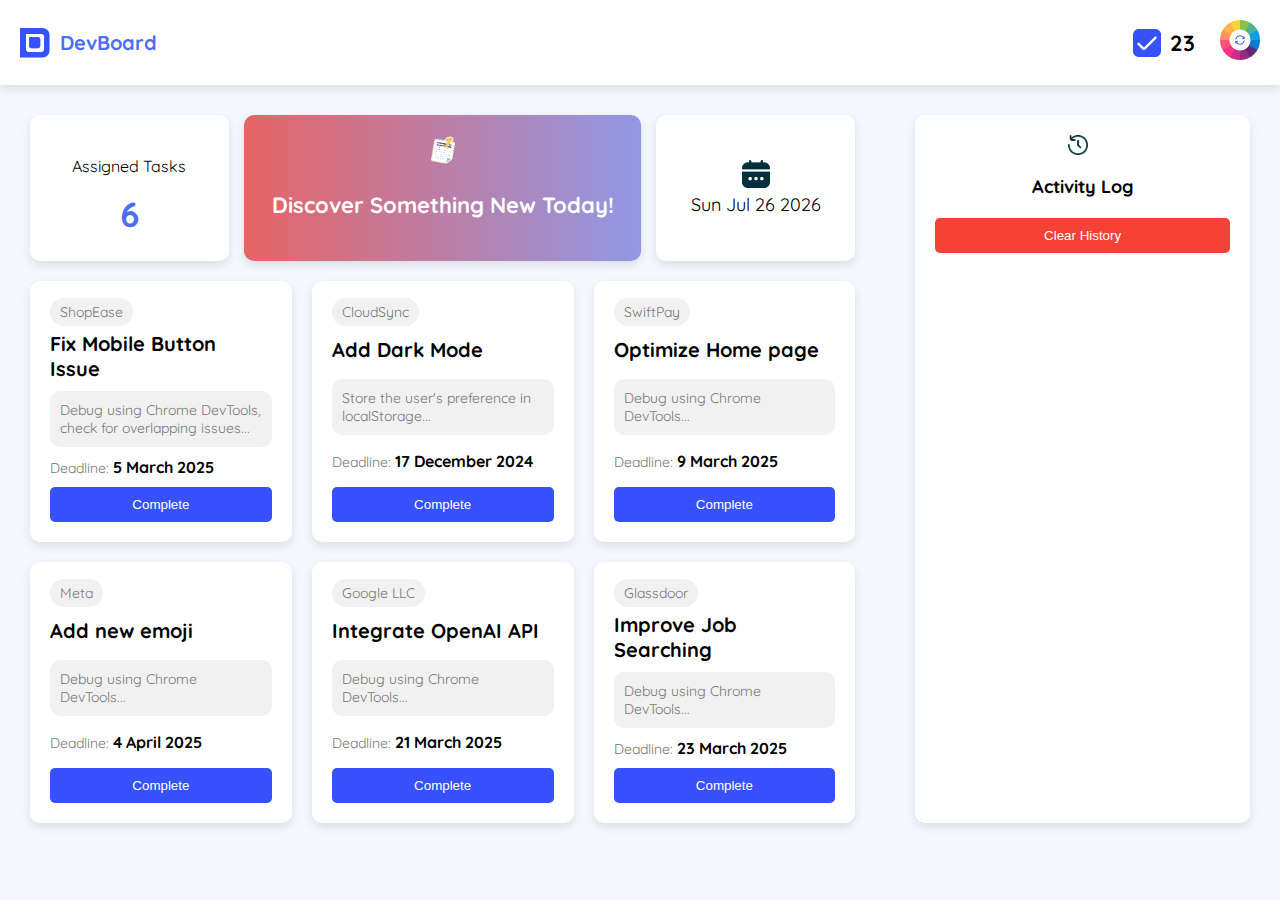
<file: index.html>
<!DOCTYPE html>
<html lang="en">
<head>
    <meta charset="UTF-8">
    <meta name="viewport" content="width=device-width, initial-scale=1.0">
    <title>DevBoard</title>
    <link rel="stylesheet" href="style.css">
    <link rel="preconnect" href="https://fonts.googleapis.com">
    <link rel="preconnect" href="https://fonts.gstatic.com" crossorigin>
    <link href="https://fonts.googleapis.com/css2?family=Dongle&family=Quicksand:wght@300..700&display=swap" rel="stylesheet">
</head>
<body>

<header>
    <div class="header-left">
        <img src="assets/logo.png" alt="DevBoard Logo">
        <span>DevBoard</span>
    </div>
    <div class="header-right">
        <div class="completed-task">
            <img src="assets/checkbox.png"> <span id="completed-tasks" class="task-count">23</span>
        </div>
        <button class="color-panel-btn" onclick="changeColor()"><img src="assets/theme-btn.png"></button>
    </div>
</header>

<div class="board-main">
    <div class="board-container">
        <div class="board-header">
            <div class="board-stats">
                <p>Assigned Tasks</p>
                <span id="task-assigned">6</span>
            </div>
            <div class="board-banner" onclick="location.href='blog.html';" style="cursor: pointer;">
                <img src="assets/board.png">
                <h3>Discover Something New Today!</h3>
            </div>
            </a>
            <div class="board-date">
                <img src="assets/calender.png">
                <span id="current-date"></span>
            </div>
        </div>

        <div class="task-cards">
            <div class="task-card" id="task1">
                <div class="company-name">
                    <span>ShopEase</span>
                </div>
                <div class="task-name">Fix Mobile Button Issue</div>
                <div class="task-description">Debug using Chrome DevTools, check for overlapping issues...</div>
                <div class="deadline">Deadline: <span>5 March 2025</span></div>
                <button class="complete-btn" onclick="completeTask('task1', 'Fix Mobile Button Issue')">Complete</button>
            </div>
            <div class="task-card" id="task2">
                <div class="company-name">
                    <span>CloudSync</span>
                </div>
                <div class="task-name">Add Dark Mode</div>
                <div class="task-description">Store the user's preference in localStorage...</div>
                <div class="deadline">Deadline: <span>17 December 2024</span></div>
                <button class="complete-btn" onclick="completeTask('task2', 'Add Dark Mode')">Complete</button>
            </div>
            <div class="task-card" id="task3">
                <div class="company-name">
                    <span>SwiftPay</span>
                </div>
                <div class="task-name">Optimize Home page</div>
                <div class="task-description">Debug using Chrome DevTools...</div>
                <div class="deadline">Deadline: <span>9 March 2025</span></div>
                <button class="complete-btn" onclick="completeTask('task3', 'Optimize Home page')">Complete</button>
            </div>
            <div class="task-card" id="task4">
                <div class="company-name">
                    <span>Meta</span>
                </div>
                <div class="task-name">Add new emoji</div>
                <div class="task-description">Debug using Chrome DevTools...</div>
                <div class="deadline">Deadline: <span>4 April 2025</span></div>
                <button class="complete-btn" onclick="completeTask('task4', 'Add new emoji')">Complete</button>
            </div>
            <div class="task-card" id="task5">
                <div class="company-name">
                    <span>Google LLC</span>
                </div>
                <div class="task-name">Integrate OpenAI API</div>
                <div class="task-description">Debug using Chrome DevTools...</div>
                <div class="deadline">Deadline: <span>21 March 2025</span></div>
                <button class="complete-btn" onclick="completeTask('task5', 'Integrate OpenAI API')">Complete</button>
            </div>
            <div class="task-card" id="task6">
                <div class="company-name">
                    <span>Glassdoor</span>
                </div>
                <div class="task-name">Improve Job Searching</div>
                <div class="task-description">Debug using Chrome DevTools...</div>
                <div class="deadline">Deadline: <span>23 March 2025</span></div>
                <button class="complete-btn" onclick="completeTask('task6', 'Improve Job Searching')">Complete</button>
            </div>
        </div>
    </div>

    <!-- Activity Log Section -->
    <div class="activity-log">
        <div class="activity-header">
            <img src="assets/activity.png" alt="Activity Icon">
            <span>Activity Log</span>
            <button onclick="clearHistory()">Clear History</button>
        </div>
        <div id="activity-log"></div>
    </div>
</div>

<script src="script.js"></script>
</body>
</html>
</file>
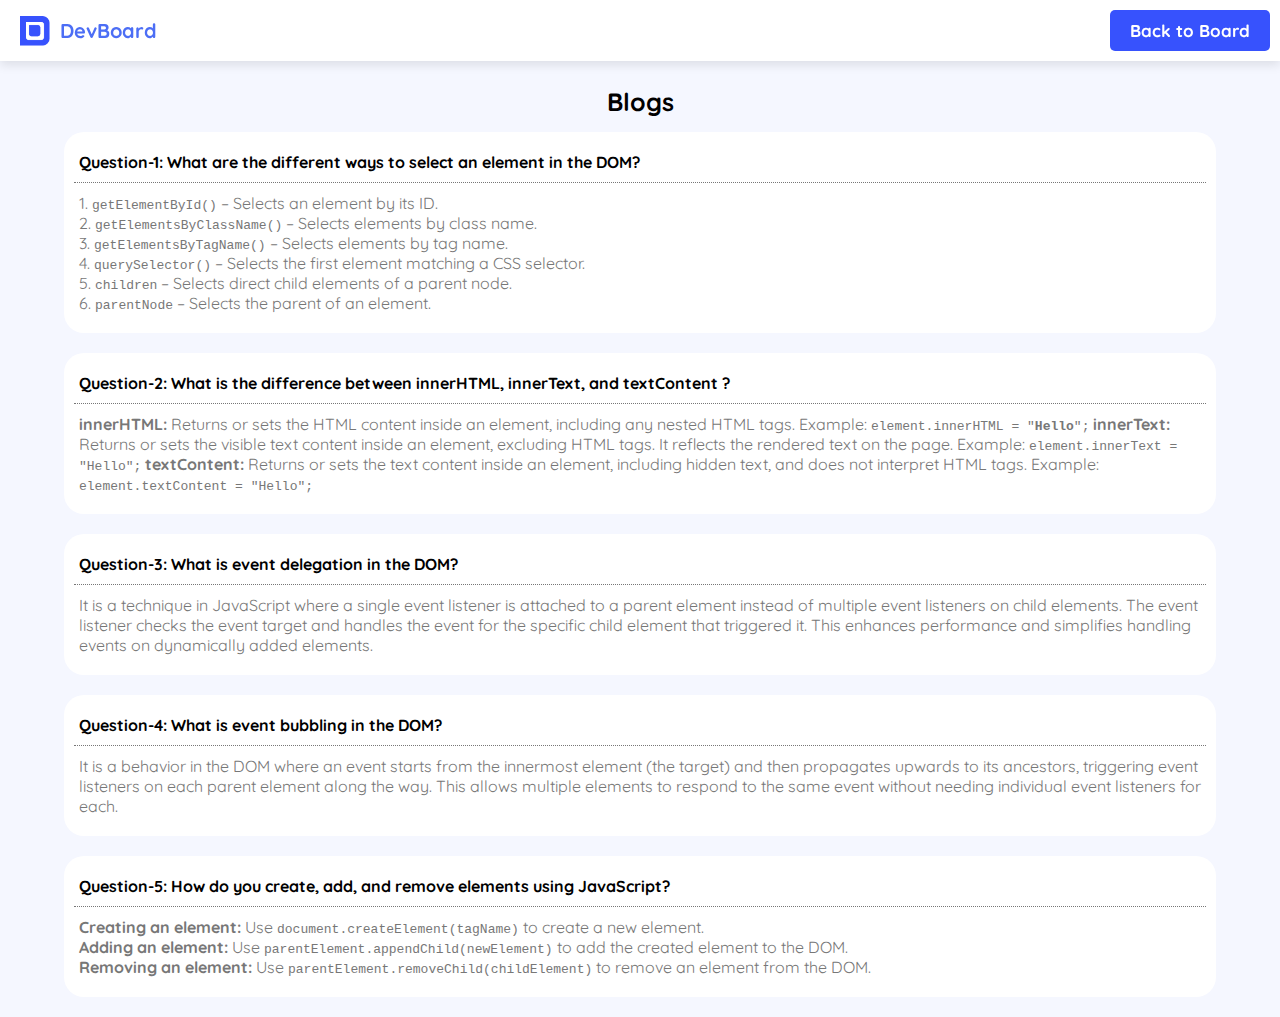
<file: blog.html>
<!DOCTYPE html>
<html lang="en">
<head>
    <meta charset="UTF-8">
    <meta name="viewport" content="width=device-width, initial-scale=1.0">
    <title>DevBoard</title>
    <link rel="stylesheet" href="style.css">
    <link rel="preconnect" href="https://fonts.googleapis.com">
    <link rel="preconnect" href="https://fonts.gstatic.com" crossorigin>
    <link href="https://fonts.googleapis.com/css2?family=Dongle&family=Quicksand:wght@300..700&display=swap" rel="stylesheet">
</head>
<body>

<header>
    <div class="header-left">
        <img src="assets/logo.png" alt="DevBoard Logo">
        <span>DevBoard</span>
    </div>
    <div class="header-right">
        <a class="back-button" href="index.html">Back to Board</a>
    </div>
</header>

<div class="blog-main">
    <h3>Blogs</h3>
    <div class="blogs">
        <div class="blog">
            <div class="question">
                Question-1: What are the different ways to select an element in the DOM?
            </div>
            <div class="answer">
                1. <code>getElementById()</code> – Selects an element by its ID.<br>
                2. <code>getElementsByClassName()</code> – Selects elements by class name.<br>
                3. <code>getElementsByTagName()</code> – Selects elements by tag name.<br>
                4. <code>querySelector()</code> – Selects the first element matching a CSS selector.<br>
                5. <code>children</code> – Selects direct child elements of a parent node.<br>
                6. <code>parentNode</code> – Selects the parent of an element.<br>
            </div>
        </div>

        <div class="blog">
            <div class="question">
                Question-2: What is the difference between innerHTML, innerText, and textContent ?
            </div>
            <div class="answer">
                <b>innerHTML:</b> Returns or sets the HTML content inside an element, including any nested HTML tags. Example: <code>element.innerHTML = "<b>Hello</b>";</code>
                <b>innerText:</b> Returns or sets the visible text content inside an element, excluding HTML tags. It reflects the rendered text on the page. Example: <code>element.innerText = "Hello";</code>
                <b>textContent:</b> Returns or sets the text content inside an element, including hidden text, and does not interpret HTML tags. Example: <code>element.textContent = "Hello";</code>
            </div>
        </div>

        <div class="blog">
            <div class="question">
                Question-3: What is event delegation in the DOM?
            </div>
            <div class="answer">
                It is a technique in JavaScript where a single event listener is attached to a parent element instead of multiple event listeners on child elements. The event listener checks the event target and handles the event for the specific child element that triggered it. This enhances performance and simplifies handling events on dynamically added elements.
            </div>
        </div>

        <div class="blog">
            <div class="question">
                Question-4: What is event bubbling in the DOM?
            </div>
            <div class="answer">
                It is a behavior in the DOM where an event starts from the innermost element (the target) and then propagates upwards to its ancestors, triggering event listeners on each parent element along the way. This allows multiple elements to respond to the same event without needing individual event listeners for each.
            </div>
        </div>

        <div class="blog">
            <div class="question">
                Question-5: How do you create, add, and remove elements using JavaScript?
            </div>
            <div class="answer">
                <b>Creating an element:</b> Use <code>document.createElement(tagName)</code> to create a new element.<br>
                <b>Adding an element:</b> Use <code>parentElement.appendChild(newElement)</code> to add the created element to the DOM.<br>
                <b>Removing an element:</b> Use <code>parentElement.removeChild(childElement)</code> to remove an element from the DOM.<br>
            </div>
        </div>
    </div>
</div>

<script src="script.js"></script>
</body>
</html>
</file>
<file: style.css>
body {
    font-family: 'Quicksand', 'Arial', sans-serif;
    margin: 0;
    padding: 0;
    background-color: #F5F7FF;
    transition: background-color 0.5s ease;
}

/* Header Styles */
header {
    background-color: #ffffff;
    padding: 10px;
    display: flex;
    justify-content: space-between;
    align-items: center;
    box-shadow: 0 4px 10px rgba(0, 0, 0, 0.1);
    position: sticky;
    top: 0;
    z-index: 10;
}

.header-left {
    display: flex;
    align-items: center;
    margin-left: 10px;
}

.header-left img {
    width: 30px;
    margin-right: 10px;
}

.header-left span {
    font-size: 20px;
    font-weight: bold;
    color: #4C6EF5;
}

.header-right {
    display: flex;
    align-items: center;
}

.header-right .back-button {
    background-color: #3752FD;
    color: white;
    font-size: 17px;
    font-weight: bold;
    padding: 10px 20px;
    border: none;
    border-radius: 5px;
    cursor: pointer;
    text-decoration: none;
}

.completed-task {
    display: flex;
    justify-content: center;
    font-size: 22px;
    margin-right: 15px;
}

.completed-task img {
    margin-right: 9px;
}

.header-right .task-count {
    font-weight: bolder;
    color: black;
}

.color-panel-btn {
    background-color: transparent;
    color: white;
    padding: 10px;
    border: none;
    border-radius: 50%;
    cursor: pointer;
    font-size: 18px;
}

/* Board Section */

.board-main {
    display: flex;
    flex-direction: row;
}

.board-container {
    display: flex;
    flex-direction: column;
    justify-content: space-between;
    margin: 30px;
    width:70%
}

.board-header {
    display: flex;
    flex-direction: row;
    justify-content: space-between;
    gap: 15px;
}

.board-stats {
    width: 20%;
    background-color: white;
    padding: 20px;
    box-shadow: 0 4px 10px rgba(0, 0, 0, 0.1);
    border-radius: 10px;
    display: flex;
    justify-content: center;
    align-items: center;
    flex-direction: column;
}

.board-stats span {
    font-size: 35px;
    font-weight: bolder;
    color: #4C6EF5;
}

.board-banner {
    width: 45%;
    background: linear-gradient(to right, #e66465, #9198e5);
    padding: 20px;
    box-shadow: 0 4px 10px rgba(0, 0, 0, 0.1);
    border-radius: 10px;
    text-align: center;
}

.board-banner-content {
    display: flex;
    flex-direction: row;
}

.board-banner a {
    display: block;
    height: 100%;
    width: 100%;
}

.board-banner img {
    display: inline;
    height: 30px;
    width: 30px;
}

.board-banner h3 {
    font-size: 22px;
    /* margin-bottom: 10px; */
    color: white;
}

.board-banner p {
    font-size: 14px;
    color: #777;
}

.board-date {
    width: 20%;
    background-color: white;
    padding: 20px;
    box-shadow: 0 4px 10px rgba(0, 0, 0, 0.1);
    border-radius: 10px;
    display: flex;
    flex-direction: column;
    justify-content: center;
    align-items: center;
    text-align: center;
}


.board-date span {
    font-size: 18px;
    /* color: #777; */
    margin-top: 5px;
}

.task-cards {
    width: 100%;
    display: grid;
    grid-template-columns: repeat(3, 1fr);
    grid-gap: 20px;
    margin-top: 20px;
}

.task-card {
    background-color: white;
    display: flex;
    flex-direction: column;
    justify-content: space-between;
    padding: 20px;
    box-shadow: 0 4px 10px rgba(0, 0, 0, 0.1);
    border-radius: 10px;
}

.task-card .company-name {
    margin-bottom: 10px;
}

.task-card .company-name span {
    background-color: #F1F1F1;
    padding: 5px 10px;
    border-radius: 20px;
    font-size: 14px;
    color: #777;
}

.task-card .task-name {
    font-size: 20px;
    font-weight: bold;
    margin-bottom: 10px;
}

.task-card .task-description {
    font-size: 14px;
    color: #777;
    margin-bottom: 10px;
    background-color: #F1F1F1;
    padding: 10px;
    border-radius: 10px;
}

.task-card .deadline {
    font-size: 14px;
    color: #777;
    margin-bottom: 10px;
}

.task-card .deadline span {
    font-weight: bold;
    color: black;
    font-size: 16px;
    margin-bottom: 10px;
}

.task-card .complete-btn {
    background-color: #3752FD;
    color: white;
    padding: 10px 20px;
    border: none;
    border-radius: 5px;
    cursor: pointer;
}

.task-card .complete-btn:disabled {
    background-color: #ccc;
    cursor: not-allowed;
}

.activity-log {
    width: 25%;
    background-color: white;
    padding: 20px;
    box-shadow: 0 4px 10px rgba(0, 0, 0, 0.1);
    border-radius: 10px;
    margin: 30px;
}

.activity-log .activity-header {
    font-size: 18px;
    font-weight: bold;
    margin-bottom: 20px;
    display: flex;
    flex-direction: column;
    align-items: center;
}

.activity-log .activity-header img {
    width: 20px;
    margin-right: 10px;
    margin-bottom: 20px;
}

.activity-log .activity-log-entry {
    background-color: #F1F1F1;
    padding: 10px;
    margin-bottom: 10px;
    border-radius: 5px;
}

.activity-log button {
    background-color: #F44336;
    color: white;
    padding: 10px;
    border: none;
    border-radius: 5px;
    cursor: pointer;
    width: 100%;
    margin-top: 20px;
}

/* #activity-log {
    overflow-y: scroll;
} */


.blog-main {
    width: 100%;
}

.blog-main h3 {
    font-weight: bold;
    font-size: 25px;
    margin-bottom: 15px;
    text-align: center;
}

.blogs {
    width: 90%;
    margin: auto;
}

.blog {
    background-color: white;
    border-radius: 20px;
    padding: 10px;
    margin-bottom: 20px;
}

.blog .question {
    font-weight: bold;
    border-bottom: 1px dotted #777;
    padding: 10px 5px;
}

.blog .answer {
    color: #777;
    padding: 10px 5px;

}
</file>
